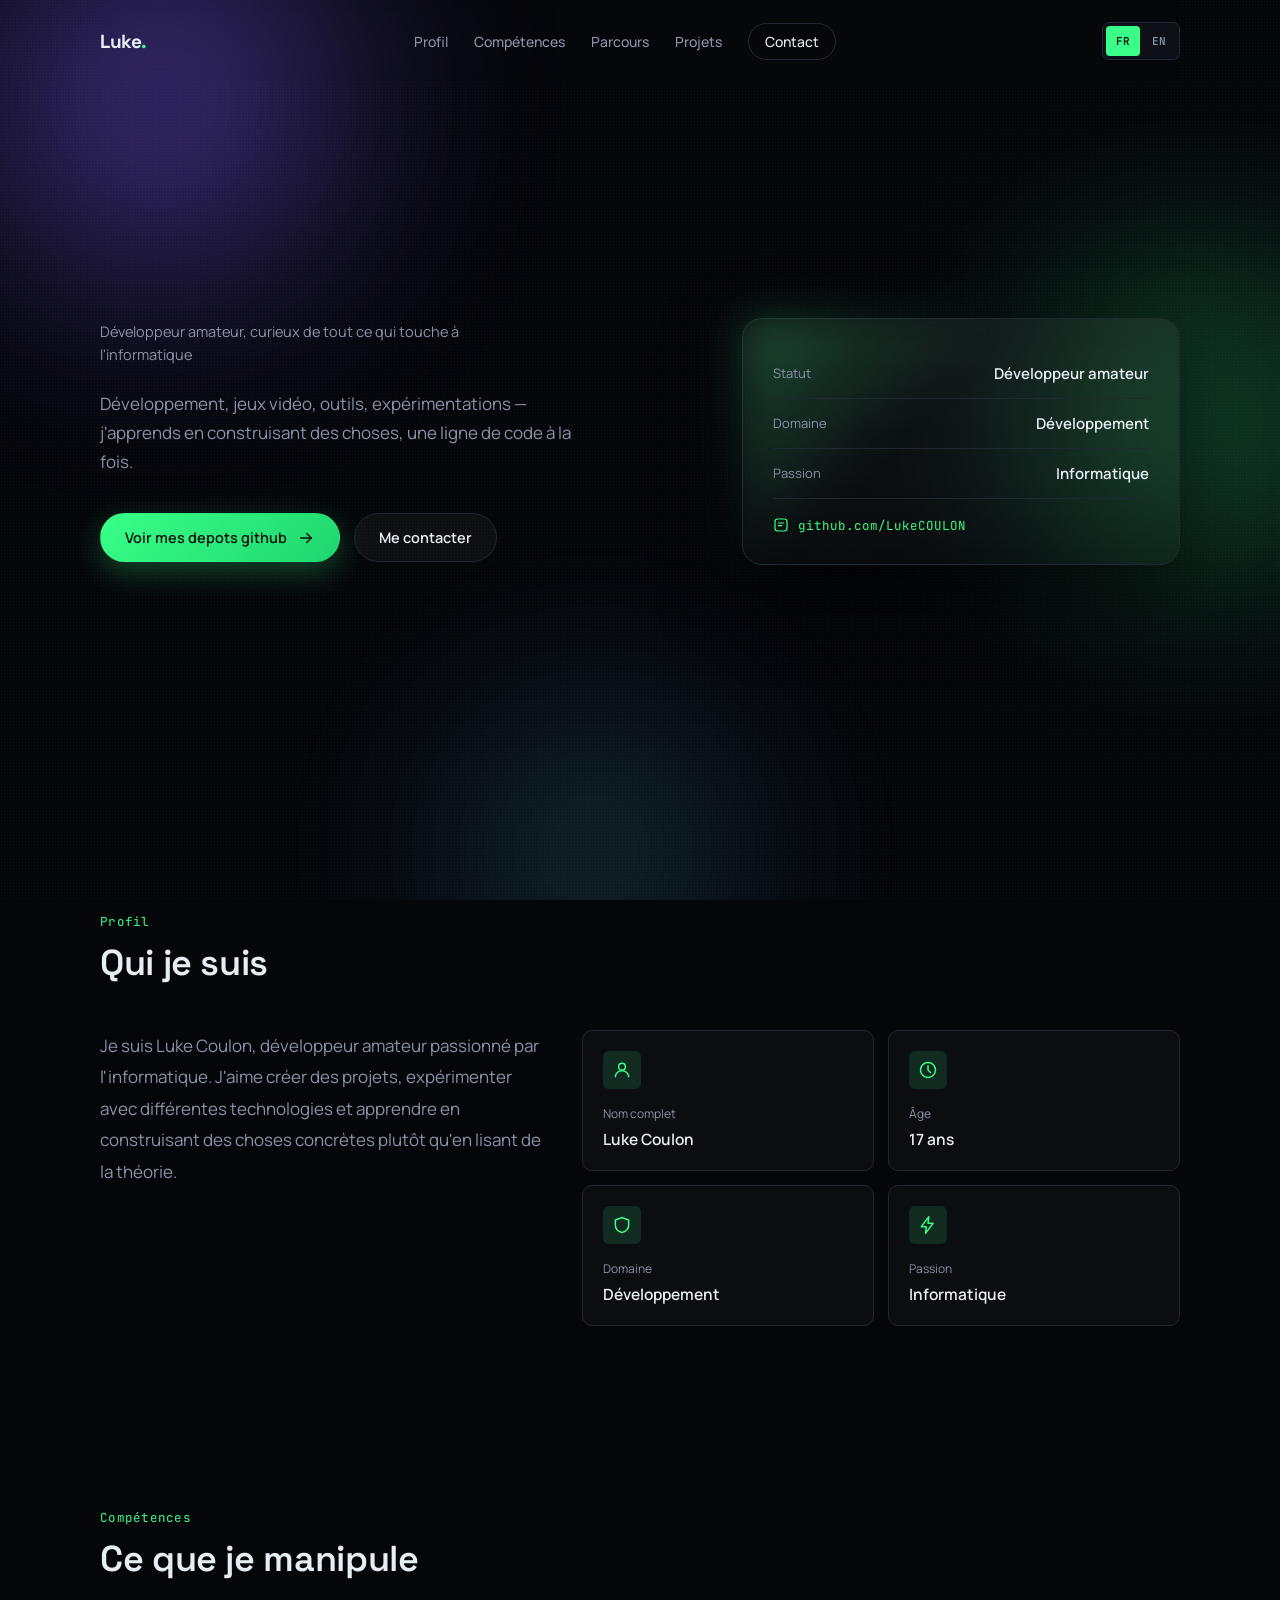
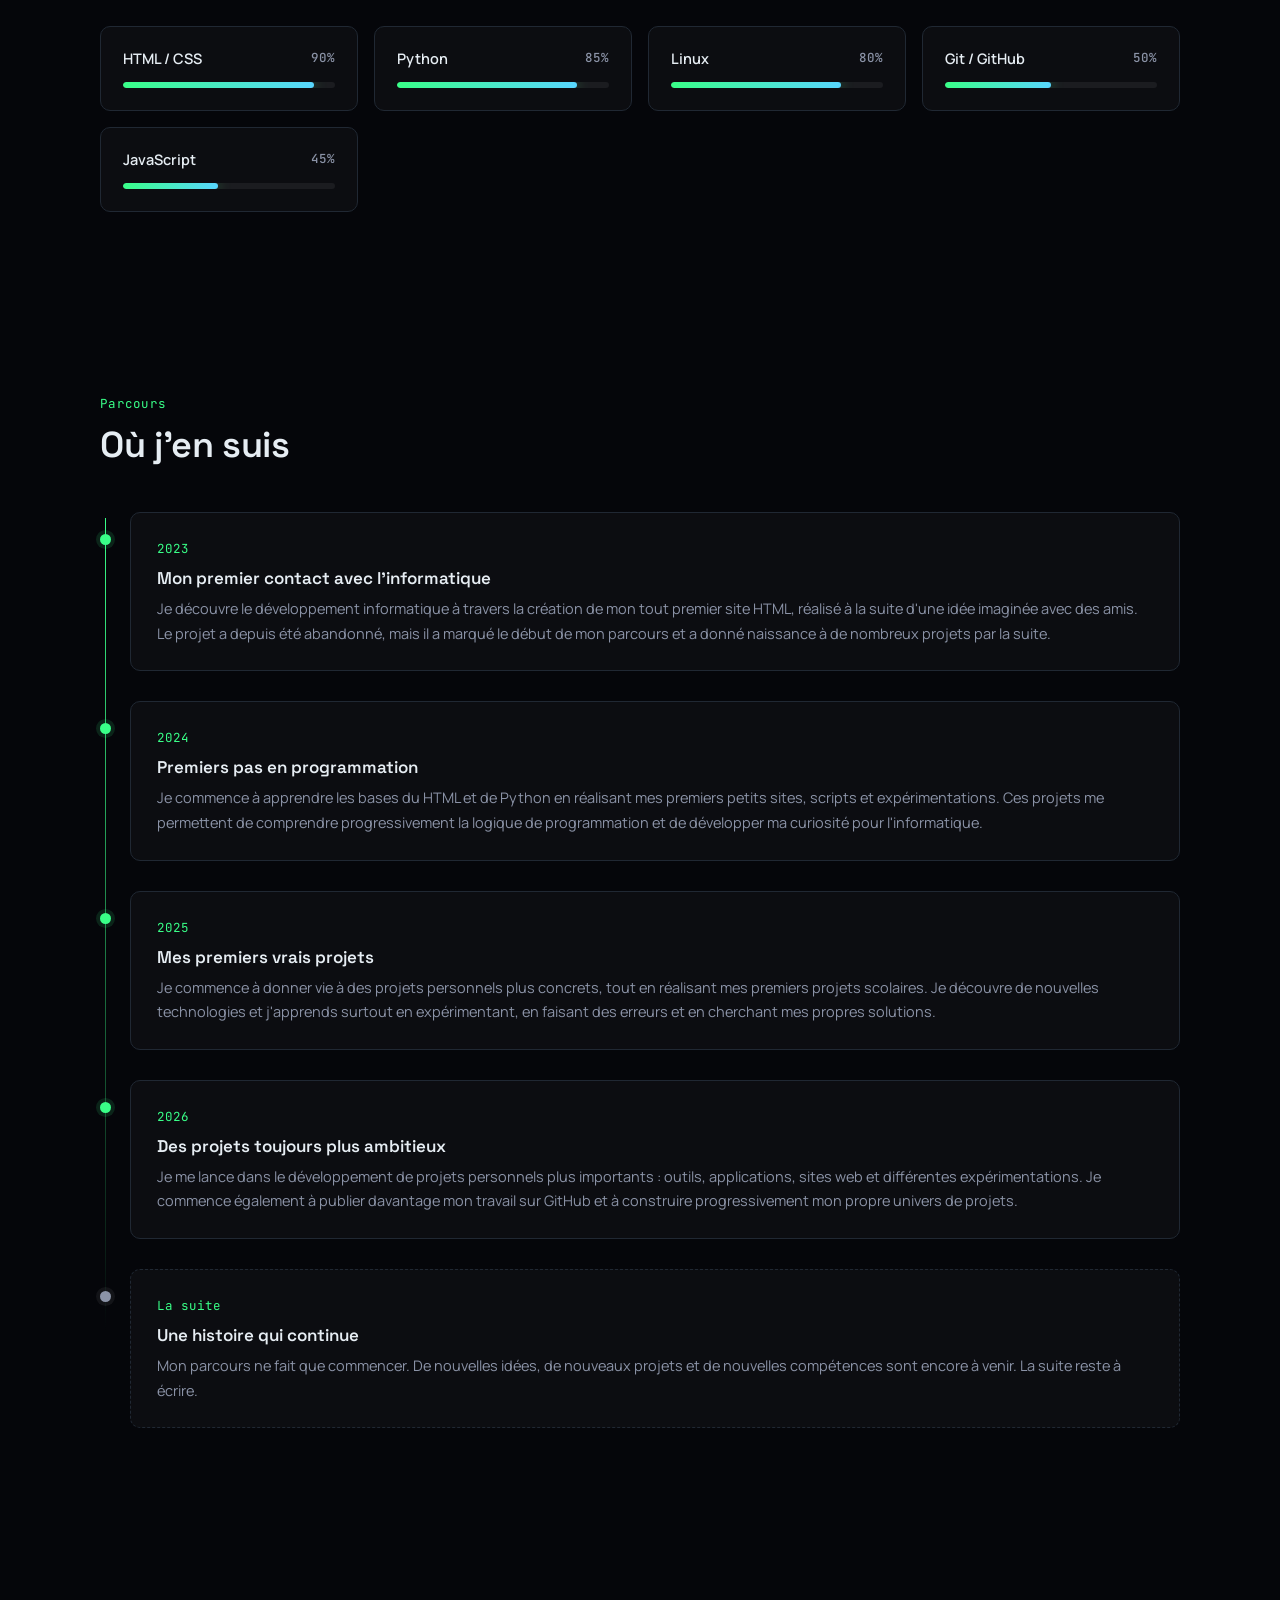
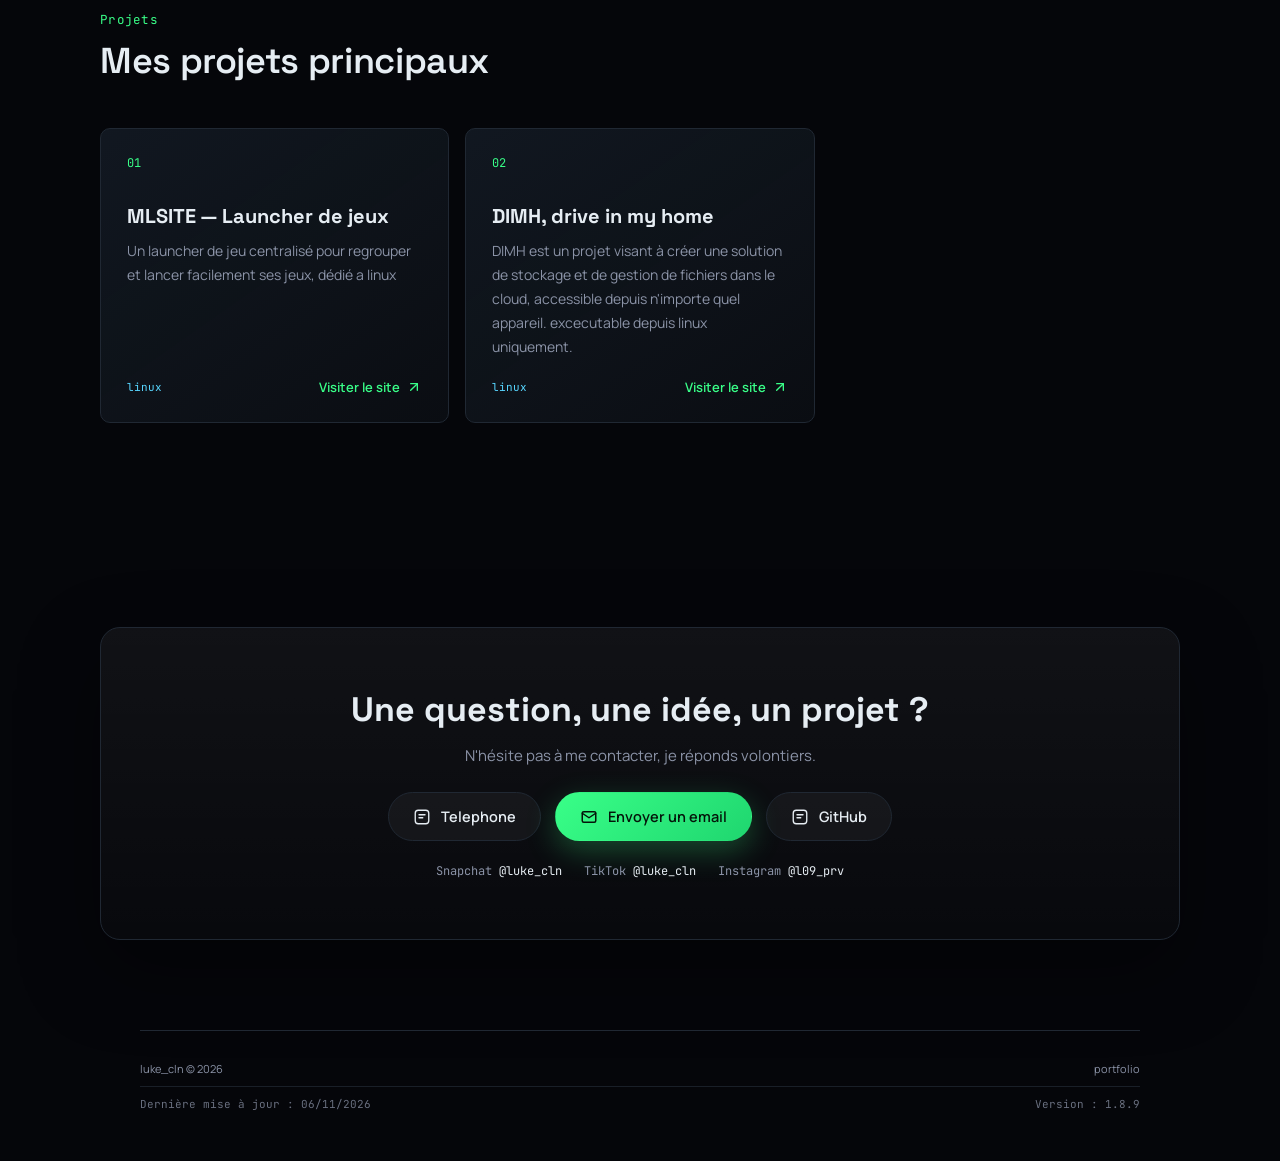
<file: index.html>
<!DOCTYPE html>
<html lang="fr">
<head>
<meta charset="UTF-8">
<meta name="viewport" content="width=device-width, initial-scale=1.0">
<title>Luke Coulon — Portfolio</title>
<link rel="preconnect" href="https://fonts.googleapis.com">
<link rel="preconnect" href="https://fonts.gstatic.com" crossorigin>
<link href="https://fonts.googleapis.com/css2?family=Space+Grotesk:wght@500;600;700&family=Manrope:wght@400;500;600;700&family=JetBrains+Mono:wght@400;500&display=swap" rel="stylesheet">
<link rel="stylesheet" href="style.css">
</head>
<body class="home">

<div class="bg-orbs" aria-hidden="true">
  <span class="orb orb-a"></span>
  <span class="orb orb-b"></span>
  <span class="orb orb-c"></span>
  <span class="grain"></span>
</div>

<header class="topbar">
  <a href="#top" class="brand">Luke<span>.</span></a>
  <nav class="topnav">
    <a href="#profil">Profil</a>
    <a href="#competences">Compétences</a>
    <a href="#parcours">Parcours</a>
    <a href="#projets-principaux">Projets</a>
    <a href="#contact" class="topnav-cta">Contact</a>
  </nav>
</header>

<main id="top">

  <!-- ================================
       HERO
  ================================= -->
  <section class="hero">
    <div class="hero-content reveal">
      <p class="hero-kicker">Développeur amateur, curieux de tout ce qui touche à l'informatique</p>
      <h1 class="hero-title">
        
      </h1>
      <p class="hero-description">
        Développement, jeux vidéo, outils, expérimentations — j'apprends
        en construisant des choses, une ligne de code à la fois.
      </p>
      <div class="hero-actions">
        <a href="project.html" class="btn btn-primary">
          <span>Voir mes depots github</span>
          <svg viewBox="0 0 24 24" width="18" height="18" fill="none" stroke="currentColor" stroke-width="2" stroke-linecap="round" stroke-linejoin="round"><path d="M5 12h14"/><path d="M13 6l6 6-6 6"/></svg>
        </a>
        <a href="#contact" class="btn btn-ghost">Me contacter</a>
      </div>
    </div>

    <div class="hero-card tilt">
      <div class="hero-card-glow"></div>
      <div class="hero-card-row">
        <span class="hero-card-label">Statut</span>
        <strong>Développeur amateur</strong>
      </div>
      <div class="hero-card-row">
        <span class="hero-card-label">Domaine</span>
        <strong>Développement</strong>
      </div>
      <div class="hero-card-row">
        <span class="hero-card-label">Passion</span>
        <strong>Informatique</strong>
      </div>
      <a href="https://github.com/LukeCOULON" target="_blank" rel="noopener" class="hero-card-github">
        <svg viewBox="0 0 24 24" width="16" height="16" fill="none" stroke="currentColor" stroke-width="1.8"><rect x="3" y="3" width="18" height="18" rx="4"/><path d="M8 9h8M8 13h5" stroke-linecap="round"/></svg>
        github.com/LukeCOULON
      </a>
    </div>
  </section>

  <!-- ================================
       PROFIL
  ================================= -->
  <section class="section" id="profil">
    <div class="section-head">
      <span class="section-index">Profil</span>
      <h2>Qui je suis</h2>
    </div>

    <div class="about-grid">
      <p class="about-text">
        Je suis Luke Coulon, développeur amateur passionné par l'informatique.
        J'aime créer des projets, expérimenter avec différentes technologies
        et apprendre en construisant des choses concrètes plutôt qu'en
        lisant de la théorie.
      </p>

      <div class="info-grid">
        <div class="info-card tilt">
          <div class="info-icon">
            <svg viewBox="0 0 24 24" width="20" height="20" fill="none" stroke="currentColor" stroke-width="1.8"><circle cx="12" cy="8" r="4"/><path d="M4 20c0-4 3.6-7 8-7s8 3 8 7" stroke-linecap="round"/></svg>
          </div>
          <span class="info-label">Nom complet</span>
          <strong>Luke Coulon</strong>
        </div>

        <div class="info-card tilt">
          <div class="info-icon">
            <svg viewBox="0 0 24 24" width="20" height="20" fill="none" stroke="currentColor" stroke-width="1.8"><circle cx="12" cy="12" r="9"/><path d="M12 7v5l3 3" stroke-linecap="round"/></svg>
          </div>
          <span class="info-label">Âge</span>
          <strong>17 ans</strong>
        </div>

        <div class="info-card tilt">
          <div class="info-icon">
            <svg viewBox="0 0 24 24" width="20" height="20" fill="none" stroke="currentColor" stroke-width="1.8"><path d="M4 6l8-3 8 3v6c0 5-3.5 8-8 9-4.5-1-8-4-8-9V6z"/></svg>
          </div>
          <span class="info-label">Domaine</span>
          <strong>Développement</strong>
        </div>

        <div class="info-card tilt">
          <div class="info-icon">
            <svg viewBox="0 0 24 24" width="20" height="20" fill="none" stroke="currentColor" stroke-width="1.8"><path d="M13 2 4 14h6l-1 8 9-12h-6l1-8z" stroke-linejoin="round"/></svg>
          </div>
          <span class="info-label">Passion</span>
          <strong>Informatique</strong>
        </div>
      </div>
    </div>
  </section>

  <!-- ================================
       COMPETENCES
  ================================= -->
  <section class="section" id="competences">
    <div class="section-head">
      <span class="section-index">Compétences</span>
      <h2>Ce que je manipule</h2>
    </div>

    <div class="skills-grid">

      <div class="skill-card tilt" data-level="90">
        <div class="skill-top">
          <span>HTML / CSS</span>
          <span class="skill-percent">90%</span>
        </div>
        <div class="skill-track"><i style="--level:90%"></i></div>
      </div>

      <div class="skill-card tilt" data-level="85">
        <div class="skill-top">
          <span>Python</span>
          <span class="skill-percent">85%</span>
        </div>
        <div class="skill-track"><i style="--level:85%"></i></div>
      </div>

      <div class="skill-card tilt" data-level="80">
        <div class="skill-top">
          <span>Linux</span>
          <span class="skill-percent">80%</span>
        </div>
        <div class="skill-track"><i style="--level:80%"></i></div>
      </div>

  
      <div class="skill-card tilt" data-level="50">
        <div class="skill-top">
          <span>Git / GitHub</span>
          <span class="skill-percent">50%</span>
        </div>
        <div class="skill-track"><i style="--level:50%"></i></div>
      </div>

      <div class="skill-card tilt" data-level="45">
        <div class="skill-top">
          <span>JavaScript</span>
          <span class="skill-percent">45%</span>
        </div>
        <div class="skill-track"><i style="--level:45%"></i></div>
      </div>

    </div>
  </section>

  <!-- ================================
       PARCOURS
  ================================= -->
  <section class="section" id="parcours">
    <div class="section-head">
      <span class="section-index">Parcours</span>
      <h2>Où j'en suis</h2>
    </div>

    <div class="timeline">

        <div class="timeline-item">
          <div class="timeline-marker"></div>
          <div class="timeline-card tilt">
            <span class="timeline-date">2023</span>
            <h3>Mon premier contact avec l'informatique</h3>
            <p>
              Je découvre le développement informatique à travers la création de mon tout premier site HTML,
              réalisé à la suite d'une idée imaginée avec des amis. Le projet a depuis été abandonné,
              mais il a marqué le début de mon parcours et a donné naissance à de nombreux projets par la suite.
            </p>
          </div>
        </div>

        <div class="timeline-item">
          <div class="timeline-marker"></div>
          <div class="timeline-card tilt">
            <span class="timeline-date">2024</span>
            <h3>Premiers pas en programmation</h3>
            <p>
              Je commence à apprendre les bases du HTML et de Python en réalisant mes premiers petits sites,
              scripts et expérimentations. Ces projets me permettent de comprendre progressivement la logique
              de programmation et de développer ma curiosité pour l'informatique.
            </p>
          </div>
        </div>

        <div class="timeline-item">
          <div class="timeline-marker"></div>
          <div class="timeline-card tilt">
            <span class="timeline-date">2025</span>
            <h3>Mes premiers vrais projets</h3>
            <p>
              Je commence à donner vie à des projets personnels plus concrets, tout en réalisant mes premiers
              projets scolaires. Je découvre de nouvelles technologies et j'apprends surtout en expérimentant,
              en faisant des erreurs et en cherchant mes propres solutions.
            </p>
          </div>
        </div>

        <div class="timeline-item">
          <div class="timeline-marker"></div>
          <div class="timeline-card tilt">
            <span class="timeline-date">2026</span>
            <h3>Des projets toujours plus ambitieux</h3>
            <p>
              Je me lance dans le développement de projets personnels plus importants : outils, applications,
              sites web et différentes expérimentations. Je commence également à publier davantage mon travail
              sur GitHub et à construire progressivement mon propre univers de projets.
            </p>
          </div>
        </div>

        <div class="timeline-item">
          <div class="timeline-marker timeline-marker-open"></div>
          <div class="timeline-card timeline-card-open tilt">
            <span class="timeline-date">La suite</span>
            <h3>Une histoire qui continue</h3>
            <p>
              Mon parcours ne fait que commencer. De nouvelles idées, de nouveaux projets et de nouvelles
              compétences sont encore à venir. La suite reste à écrire.
            </p>
          </div>
        </div>

  </div>
    </div>
  </section>

  <!-- ================================
       PROJETS PRINCIPAUX
  ================================= -->
  <section class="section" id="projets-principaux">
    <div class="section-head">
      <span class="section-index">Projets</span>
      <h2>Mes projets principaux</h2>
    </div>

    <div class="featured-projects">
      <article class="featured-project tilt">
        <span class="featured-project-number">01</span>
        <h3>MLSITE — Launcher de jeux</h3>
        <p>Un launcher de jeu centralisé pour regrouper et lancer facilement ses jeux, dédié a linux</p>
        <div class="featured-project-footer">
          <span class="featured-project-tag">linux </span>
          <a href="https://lukecoulon.github.io/MLSITE/" target="_blank" rel="noopener" class="featured-project-link">
            Visiter le site
            <svg viewBox="0 0 24 24" width="16" height="16" fill="none" stroke="currentColor" stroke-width="2" stroke-linecap="round" stroke-linejoin="round" aria-hidden="true"><path d="M7 17 17 7"/><path d="M7 7h10v10"/></svg>
          </a>
        </div>
      </article>

      <article class="featured-project tilt">
        <span class="featured-project-number">02</span>
        <h3>DIMH, drive in my home</h3>
        <p>DIMH est un projet visant à créer une solution de stockage et de gestion de fichiers dans le cloud, accessible depuis n'importe quel appareil. excecutable depuis linux uniquement.</p>
        <div class="featured-project-footer">
          <span class="featured-project-tag">linux</span>
          <a href="https://github.com/LukeCOULON/DIMH" target="_blank" rel="noopener" class="featured-project-link">
            Visiter le site
            <svg viewBox="0 0 24 24" width="16" height="16" fill="none" stroke="currentColor" stroke-width="2" stroke-linecap="round" stroke-linejoin="round" aria-hidden="true"><path d="M7 17 17 7"/><path d="M7 7h10v10"/></svg>
          </a>
        </div>
      </article>


<!-- 
    <a href="prin_project.html" class="projects-more-link">
      <span>Découvrir mes projets personnels</span>
      <svg viewBox="0 0 24 24" width="18" height="18" fill="none" stroke="currentColor" stroke-width="2" stroke-linecap="round" stroke-linejoin="round"><path d="M5 12h14"/><path d="M13 6l6 6-6 6"/></svg>
    </a>
-->
  </section>

  <!-- ================================
       CONTACT
  ================================= -->
  <section class="section" id="contact">
    <div class="contact-card">
      <h2>Une question, une idée, un projet ?</h2>
      <p>N'hésite pas à me contacter, je réponds volontiers.</p>
      <div class="contact-actions">
        <a href="tel:+33647111452" target="_blank" rel="noopener" class="btn btn-ghost">
          <svg viewBox="0 0 24 24" width="18" height="18" fill="none" stroke="currentColor" stroke-width="1.8"><rect x="3" y="3" width="18" height="18" rx="4"/><path d="M8 9h8M8 13h5" stroke-linecap="round"/></svg>
          <span>Telephone</span>
        </a>
        <a href="mailto:lukecoulon@gmail.com" class="btn btn-primary">
          <svg viewBox="0 0 24 24" width="18" height="18" fill="none" stroke="currentColor" stroke-width="2"><rect x="3" y="5" width="18" height="14" rx="2"/><path d="M3 7l9 6 9-6" stroke-linecap="round" stroke-linejoin="round"/></svg>
          <span>Envoyer un email</span>
        </a>
        <a href="https://github.com/LukeCOULON" target="_blank" rel="noopener" class="btn btn-ghost">
          <svg viewBox="0 0 24 24" width="18" height="18" fill="none" stroke="currentColor" stroke-width="1.8"><rect x="3" y="3" width="18" height="18" rx="4"/><path d="M8 9h8M8 13h5" stroke-linecap="round"/></svg>
          <span>GitHub</span>
        </a>
      </div>
      <nav class="social-links" aria-label="Mes réseaux sociaux">
        <a href="https://www.snapchat.com/add/luke_cln" target="_blank" rel="noopener" aria-label="Snapchat : luke_cln">Snapchat <span>@luke_cln</span></a>
        <a href="https://www.tiktok.com/@luke_cln" target="_blank" rel="noopener" aria-label="TikTok : luke_cln">TikTok <span>@luke_cln</span></a>
        <a href="https://www.instagram.com/l09_prv/" target="_blank" rel="noopener" aria-label="Instagram : l09_prv">Instagram <span>@l09_prv</span></a>
      </nav>
    </div>
  </section>

</main>

<footer>
  <div class="footer-row">
    <span>luke_cln © 2026</span>
    <span>portfolio</span>
  </div>
  <div class="footer-meta">
    <span>Dernière mise à jour : 06/11/2026</span>
    <span>Version : 1.8.9</span>
  </div>
</footer>

<script src="i18n.js"></script>
<script>

/* ==========================================
   PARALLAXE DES ORBES (profondeur)
========================================== */

const orbs = document.querySelectorAll(".orb");
const reduceMotion = window.matchMedia("(prefers-reduced-motion: reduce)").matches;

if (!reduceMotion) {

  window.addEventListener("pointermove", (event) => {

    const x = (event.clientX / window.innerWidth - 0.5);
    const y = (event.clientY / window.innerHeight - 0.5);

    orbs.forEach((orb, index) => {
      const depth = (index + 1) * 14;
      orb.style.transform = `translate(${x * depth}px, ${y * depth}px)`;
    });

  });

}


/* ==========================================
   INCLINAISON 3D + AGRANDISSEMENT DES CARTES
========================================== */

if (!reduceMotion) {

  document.querySelectorAll(".tilt").forEach((card) => {

    card.addEventListener("pointermove", (event) => {

      const rect = card.getBoundingClientRect();
      const x = (event.clientX - rect.left) / rect.width - 0.5;
      const y = (event.clientY - rect.top) / rect.height - 0.5;

      card.style.transform =
        `perspective(700px) rotateX(${y * -8}deg) rotateY(${x * 8}deg) scale(1.02)`;

    });

    card.addEventListener("pointerleave", () => {
      card.style.transform = "";
    });

  });

}


/* ==========================================
   ANIMATION DES BARRES DE COMPETENCES
   (déclenchée à l'entrée dans le viewport)
========================================== */

const skillObserver = new IntersectionObserver((entries) => {

  entries.forEach((entry) => {

    if (entry.isIntersecting) {

      const bar = entry.target.querySelector(".skill-track i");

      if (bar) {
        bar.style.width = bar.style.getPropertyValue("--level");
      }

      skillObserver.unobserve(entry.target);

    }

  });

}, { threshold: 0.4 });

document.querySelectorAll(".skill-card").forEach((card) => {
  skillObserver.observe(card);
});

</script>

</body>
</html>
</file>
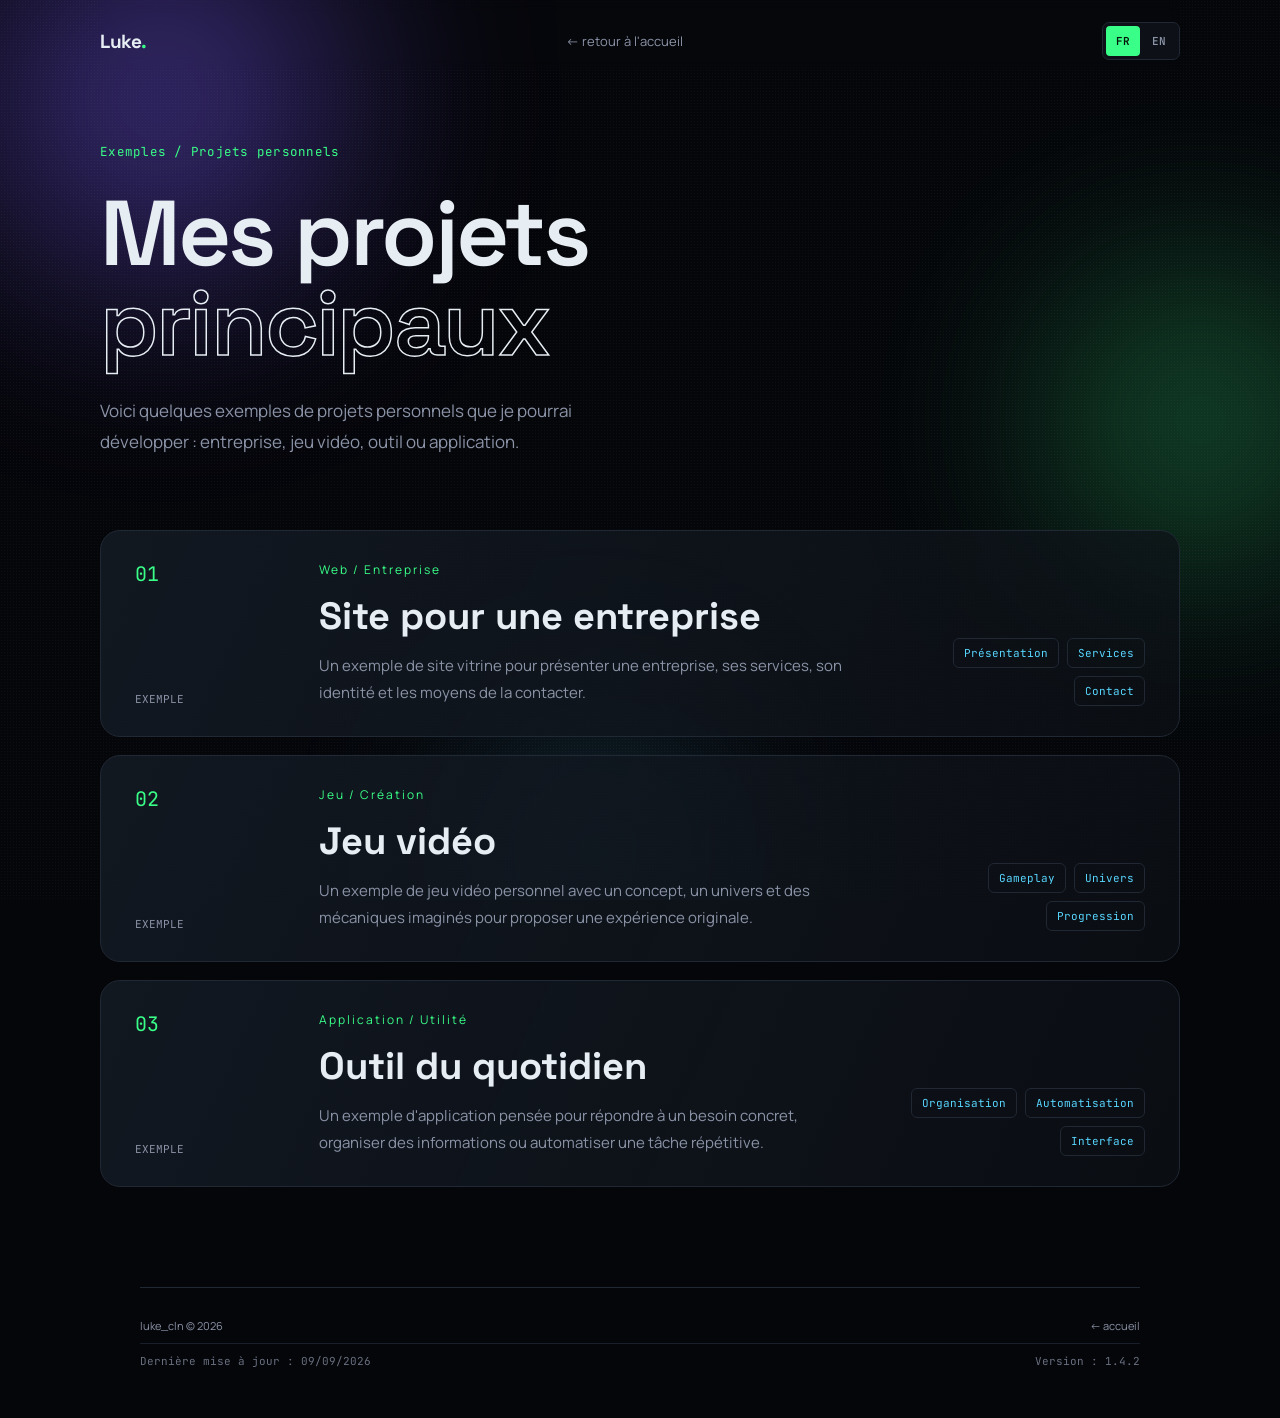
<file: prin_project.html>
<!DOCTYPE html>
<html lang="fr">
<head>
<meta charset="UTF-8">
<meta name="viewport" content="width=device-width, initial-scale=1.0">
<title>Mes projets personnels — Luke Coulon</title>
<link rel="preconnect" href="https://fonts.googleapis.com">
<link rel="preconnect" href="https://fonts.gstatic.com" crossorigin>
<link href="https://fonts.googleapis.com/css2?family=Space+Grotesk:wght@500;600;700&family=Manrope:wght@400;500;600;700&family=JetBrains+Mono:wght@400;500&display=swap" rel="stylesheet">
<link rel="stylesheet" href="style.css">
</head>
<body class="home projects-page">

<div class="bg-orbs" aria-hidden="true">
  <span class="orb orb-a"></span>
  <span class="orb orb-b"></span>
  <span class="orb orb-c"></span>
  <span class="grain"></span>
</div>

<header class="topbar">
  <a href="index.html" class="brand">Luke<span>.</span></a>
  <a href="index.html" class="back-link">← retour à l'accueil</a>
</header>

<main class="projects-page-main">
  <section class="projects-page-intro reveal">
    <span class="section-index">Exemples / Projets personnels</span>
    <h1>Mes projets<br><span>principaux</span></h1>
    <p>Voici quelques exemples de projets personnels que je pourrai développer : entreprise, jeu vidéo, outil ou application.</p>
  </section>

  <section class="personal-project-list" aria-label="Présentation de mes projets personnels">
    <article class="personal-project tilt">
      <div class="personal-project-meta"><span>01</span><span>Exemple</span></div>
      <div class="personal-project-content">
        <div>
          <span class="hero-label">Web / Entreprise</span>
          <h2>Site pour une entreprise</h2>
          <p>Un exemple de site vitrine pour présenter une entreprise, ses services, son identité et les moyens de la contacter.</p>
        </div>
        <div class="project-tech-list"><span>Présentation</span><span>Services</span><span>Contact</span></div>
      </div>
    </article>

    <article class="personal-project tilt">
      <div class="personal-project-meta"><span>02</span><span>Exemple</span></div>
      <div class="personal-project-content">
        <div>
          <span class="hero-label">Jeu / Création</span>
          <h2>Jeu vidéo</h2>
          <p>Un exemple de jeu vidéo personnel avec un concept, un univers et des mécaniques imaginés pour proposer une expérience originale.</p>
        </div>
        <div class="project-tech-list"><span>Gameplay</span><span>Univers</span><span>Progression</span></div>
      </div>
    </article>

    <article class="personal-project tilt">
      <div class="personal-project-meta"><span>03</span><span>Exemple</span></div>
      <div class="personal-project-content">
        <div>
          <span class="hero-label">Application / Utilité</span>
          <h2>Outil du quotidien</h2>
          <p>Un exemple d'application pensée pour répondre à un besoin concret, organiser des informations ou automatiser une tâche répétitive.</p>
        </div>
        <div class="project-tech-list"><span>Organisation</span><span>Automatisation</span><span>Interface</span></div>
      </div>
    </article>
  </section>
</main>

<footer>
  <div class="footer-row">
    <span>luke_cln © 2026</span>
    <a href="index.html">← accueil</a>
  </div>
  <div class="footer-meta">
    <span>Dernière mise à jour : 09/09/2026</span>
    <span>Version : 1.4.2</span>
  </div>
</footer>

<script src="i18n.js"></script>
<script>
const reduceMotion = window.matchMedia("(prefers-reduced-motion: reduce)").matches;

if (!reduceMotion) {
  document.querySelectorAll(".tilt").forEach((card) => {
    card.addEventListener("pointermove", (event) => {
      const rect = card.getBoundingClientRect();
      const x = (event.clientX - rect.left) / rect.width - 0.5;
      const y = (event.clientY - rect.top) / rect.height - 0.5;
      card.style.transform = `perspective(700px) rotateX(${y * -6}deg) rotateY(${x * 6}deg) translateY(-3px)`;
    });
    card.addEventListener("pointerleave", () => { card.style.transform = ""; });
  });
}
</script>
</body>
</html>
</file>
<file: style.css>
/* =====================================================
   TOKENS
   - le monospace reste la signature de la partie "dev"
     (project.html) : body par défaut = mono.
   - la page d'accueil (body.home) bascule sur les polices
     d'affichage/texte, le mono n'y sert plus qu'à quelques
     détails ponctuels (aperçu terminal).
===================================================== */

* {
  box-sizing: border-box;
}

:root {
  --bg: #05060a;
  --panel: #0d1117;
  --panel-light: #131a23;
  --border: #202833;
  --border-hover: #34424f;

  --text: #e6edf3;
  --muted: #8b93a7;
  --green: #39ff88;
  --green-dim: rgba(57, 255, 136, 0.12);
  --violet: #7c5cff;
  --violet-dim: rgba(124, 92, 255, 0.16);
  --cyan: #58d6ff;
  --red: #ff5f56;

  --radius: 10px;
  --radius-sm: 6px;
  --radius-lg: 20px;

  --mono: "JetBrains Mono", "Fira Code", ui-monospace, SFMono-Regular, Menlo, monospace;
  --font-body: "Manrope", -apple-system, BlinkMacSystemFont, "Segoe UI", sans-serif;
  --font-display: "Space Grotesk", var(--font-body);
}

html {
  scroll-behavior: smooth;
}

body {
  margin: 0;
  background: var(--bg);
  color: var(--text);
  font-family: var(--mono);
  font-size: 15px;
  min-height: 100vh;
}

a {
  color: inherit;
}

::selection {
  background: var(--green-dim);
  color: var(--green);
}

a:focus-visible,
button:focus-visible,
input:focus-visible {
  outline: 2px solid var(--green);
  outline-offset: 2px;
}

@media (prefers-reduced-motion: reduce) {
  * {
    animation-duration: 0.001ms !important;
    transition-duration: 0.001ms !important;
  }
}

/* =====================================================
   BOUTONS (partagés)
===================================================== */

.btn {
  display: inline-flex;
  align-items: center;
  gap: 10px;
  padding: 14px 24px;
  border-radius: 999px;
  font-family: var(--font-body);
  font-weight: 600;
  font-size: 14.5px;
  text-decoration: none;
  cursor: pointer;
  border: 1px solid transparent;
  transition: transform 0.25s cubic-bezier(.2,.8,.2,1), box-shadow 0.25s ease, background 0.25s ease, border-color 0.25s ease;
}

.btn:hover {
  transform: translateY(-2px) scale(1.03);
}

.btn-primary {
  background: linear-gradient(135deg, var(--green), #1fd66f);
  color: #04150a;
  box-shadow: 0 10px 30px rgba(57, 255, 136, 0.25);
}

.btn-primary:hover {
  box-shadow: 0 16px 40px rgba(57, 255, 136, 0.35);
}

.btn-ghost {
  background: rgba(255, 255, 255, 0.04);
  border-color: var(--border);
  color: var(--text);
}

.btn-ghost:hover {
  border-color: var(--border-hover);
  background: rgba(255, 255, 255, 0.07);
}

/* =====================================================
   FOOTER (partagé)
===================================================== */

footer {
  border-top: 1px solid var(--border);
  padding: 22px min(1000px, 92%) 40px;
  max-width: 1000px;
  margin: 0 auto;
  display: flex;
  flex-direction: column;
  gap: 10px;
  color: var(--muted);
  font-size: 11px;
}

body.home footer {
  padding: 30px 0 50px;
  width: min(1080px, 90%);
  font-family: var(--font-body);
}

footer .footer-row {
  display: flex;
  justify-content: space-between;
}

footer .footer-meta {
  display: flex;
  justify-content: space-between;
  padding-top: 10px;
  border-top: 1px solid var(--border);
  opacity: 0.75;
  font-family: var(--mono);
}

footer a {
  color: var(--muted);
  text-decoration: none;
}

footer a:hover {
  color: var(--green);
}

@media (max-width: 520px) {
  footer .footer-meta {
    flex-direction: column;
    gap: 4px;
  }
}


/* =========================================================
   =========================================================
   PARTIE ACCUEIL — body.home
   Univers "portfolio" : profondeur, verre, cartes vivantes.
   =========================================================
   ========================================================= */

body.home {
  font-family: var(--font-body);
  overflow-x: hidden;
}

body.home h1,
body.home h2,
body.home h3,
body.home .brand {
  font-family: var(--font-display);
}

/* ---------- fond en profondeur ---------- */

.bg-orbs {
  position: fixed;
  inset: 0;
  z-index: -1;
  overflow: hidden;
  pointer-events: none;
}

.orb {
  position: absolute;
  border-radius: 50%;
  filter: blur(90px);
  opacity: 0.55;
  transition: transform 0.2s ease-out;
  will-change: transform;
}

.orb-a {
  width: 560px;
  height: 560px;
  top: -180px;
  left: -120px;
  background: radial-gradient(circle, var(--violet), transparent 70%);
}

.orb-b {
  width: 480px;
  height: 480px;
  top: 20%;
  right: -160px;
  background: radial-gradient(circle, var(--green), transparent 70%);
  opacity: 0.35;
}

.orb-c {
  width: 420px;
  height: 420px;
  bottom: -160px;
  left: 30%;
  background: radial-gradient(circle, var(--cyan), transparent 70%);
  opacity: 0.22;
}

.grain {
  position: absolute;
  inset: 0;
  background-image: radial-gradient(rgba(255,255,255,0.035) 1px, transparent 1px);
  background-size: 3px 3px;
  mix-blend-mode: overlay;
}

/* ---------- topbar ---------- */

.topbar {
  position: sticky;
  top: 0;
  z-index: 20;
  display: flex;
  align-items: center;
  justify-content: space-between;
  width: min(1080px, 90%);
  margin: 0 auto;
  padding: 22px 0;
  backdrop-filter: blur(6px);
}

.language-switch {
  display: inline-flex;
  flex: 0 0 auto;
  align-items: center;
  gap: 2px;
  padding: 3px;
  border: 1px solid var(--border);
  border-radius: 7px;
  background: var(--panel);
}

.language-switch-floating {
  position: fixed;
  top: 18px;
  right: max(5%, 18px);
  z-index: 30;
}

.language-switch button {
  min-width: 34px;
  min-height: 30px;
  padding: 0 7px;
  border: 0;
  border-radius: 4px;
  background: transparent;
  color: var(--muted);
  font: 600 11px var(--mono);
  cursor: pointer;
}

.language-switch button.active {
  background: var(--green);
  color: #04150a;
}

.language-switch button:focus-visible {
  outline-offset: 2px;
}

.brand {
  font-weight: 700;
  font-size: 19px;
  text-decoration: none;
  color: var(--text);
  letter-spacing: -0.02em;
}

.brand span {
  color: var(--green);
}

.topnav {
  display: flex;
  align-items: center;
  gap: 26px;
}

.topnav a {
  text-decoration: none;
  color: var(--muted);
  font-size: 14px;
  font-weight: 500;
  transition: color 0.2s ease;
}

.topnav a:hover {
  color: var(--text);
}

.topnav-cta {
  padding: 8px 16px;
  border-radius: 999px;
  border: 1px solid var(--border);
  color: var(--text) !important;
}

.topnav-cta:hover {
  border-color: var(--green);
  color: var(--green) !important;
}

/* ---------- hero ---------- */

.hero {
  width: min(1080px, 90%);
  margin: 0 auto;
  min-height: 82vh;
  display: grid;
  grid-template-columns: 1.15fr 0.85fr;
  align-items: center;
  gap: 50px;
  padding: 40px 0 60px;
}

.hero-content.reveal {
  animation: rise 0.8s cubic-bezier(.2,.8,.2,1) both;
}

@keyframes rise {
  from { opacity: 0; transform: translateY(22px); }
  to { opacity: 1; transform: translateY(0); }
}

.hero-kicker {
  color: var(--muted);
  font-size: 14.5px;
  margin: 0 0 22px;
  max-width: 360px;
  line-height: 1.6;
}

.hero-title {
  font-size: clamp(38px, 5vw, 60px);
  line-height: 1.08;
  font-weight: 600;
  letter-spacing: -0.02em;
  margin: 0 0 24px;
}

.hero-highlight {
  background: linear-gradient(100deg, var(--green), var(--cyan));
  -webkit-background-clip: text;
  background-clip: text;
  color: transparent;
}

.hero-description {
  color: var(--muted);
  font-size: 17px;
  line-height: 1.7;
  max-width: 480px;
  margin: 0 0 36px;
}

.hero-actions {
  display: flex;
  gap: 14px;
  flex-wrap: wrap;
}

.hero-card {
  position: relative;
  background: linear-gradient(180deg, rgba(255,255,255,0.05), rgba(255,255,255,0.02));
  border: 1px solid var(--border);
  border-radius: var(--radius-lg);
  padding: 30px;
  backdrop-filter: blur(14px);
  box-shadow: 0 30px 80px rgba(0,0,0,0.5);
  transform-style: preserve-3d;
  transition: transform 0.25s cubic-bezier(.2,.8,.2,1);
}

.hero-card-glow {
  position: absolute;
  inset: -1px;
  border-radius: inherit;
  background: linear-gradient(135deg, rgba(57,255,136,0.25), transparent 40%);
  z-index: -1;
  filter: blur(20px);
}

.hero-card-row {
  display: flex;
  justify-content: space-between;
  align-items: center;
  padding: 14px 0;
  border-bottom: 1px solid var(--border);
}

.hero-card-row:first-of-type {
  padding-top: 0;
}

.hero-card-label {
  color: var(--muted);
  font-size: 13px;
}

.hero-card-row strong {
  font-size: 15px;
  font-weight: 600;
}

.hero-card-github {
  display: flex;
  align-items: center;
  gap: 9px;
  margin-top: 18px;
  color: var(--green);
  text-decoration: none;
  font-family: var(--mono);
  font-size: 12.5px;
}

.hero-card-github:hover {
  text-decoration: underline;
}

/* ---------- sections génériques ---------- */

.section {
  width: min(1080px, 90%);
  margin: 0 auto;
  padding: 90px 0;
}

.section-head {
  margin-bottom: 44px;
}

.section-index {
  display: inline-block;
  color: var(--green);
  font-family: var(--mono);
  font-size: 12.5px;
  letter-spacing: 0.02em;
  margin-bottom: 10px;
}

.section-head h2 {
  font-size: clamp(26px, 3.2vw, 36px);
  font-weight: 600;
  margin: 0;
  letter-spacing: -0.01em;
}

/* ---------- profil ---------- */

.about-grid {
  display: grid;
  grid-template-columns: 0.85fr 1.15fr;
  gap: 40px;
  align-items: start;
}

.about-text {
  color: var(--muted);
  font-size: 17px;
  line-height: 1.85;
  margin: 0;
}

.info-grid {
  display: grid;
  grid-template-columns: repeat(2, 1fr);
  gap: 14px;
}

.info-card {
  background: rgba(255,255,255,0.03);
  border: 1px solid var(--border);
  border-radius: var(--radius);
  padding: 20px;
  transition: transform 0.25s cubic-bezier(.2,.8,.2,1), border-color 0.25s ease, background 0.25s ease;
}

.info-card:hover {
  border-color: var(--border-hover);
  background: rgba(255,255,255,0.05);
}

.info-icon {
  color: var(--green);
  width: 38px;
  height: 38px;
  display: flex;
  align-items: center;
  justify-content: center;
  border-radius: var(--radius-sm);
  background: var(--green-dim);
  margin-bottom: 16px;
}

.info-label {
  display: block;
  color: var(--muted);
  font-size: 12px;
  margin-bottom: 6px;
}

.info-card strong {
  font-size: 15.5px;
  font-weight: 600;
}

/* ---------- competences ---------- */

.skills-grid {
  display: grid;
  grid-template-columns: repeat(auto-fit, minmax(230px, 1fr));
  gap: 16px;
}

.skill-card {
  background: rgba(255,255,255,0.03);
  border: 1px solid var(--border);
  border-radius: var(--radius);
  padding: 22px;
  transition: transform 0.25s cubic-bezier(.2,.8,.2,1), border-color 0.25s ease;
}

.skill-card:hover {
  border-color: var(--green);
}

.skill-top {
  display: flex;
  justify-content: space-between;
  font-size: 14.5px;
  font-weight: 600;
  margin-bottom: 14px;
}

.skill-percent {
  color: var(--muted);
  font-weight: 500;
  font-family: var(--mono);
  font-size: 12.5px;
}

.skill-track {
  height: 6px;
  border-radius: 10px;
  background: rgba(255,255,255,0.06);
  overflow: hidden;
}

.skill-track i {
  display: block;
  width: 0%;
  height: 100%;
  border-radius: 10px;
  background: linear-gradient(90deg, var(--green), var(--cyan));
  box-shadow: 0 0 14px rgba(57,255,136,0.45);
  transition: width 1.1s cubic-bezier(.2,.8,.2,1);
}

/* ---------- parcours ---------- */

.timeline {
  position: relative;
  display: flex;
  flex-direction: column;
  gap: 30px;
  padding-left: 30px;
}

.timeline::before {
  content: "";
  position: absolute;
  left: 5px;
  top: 6px;
  bottom: 6px;
  width: 1px;
  background: linear-gradient(var(--green), transparent 90%);
}

.timeline-item {
  position: relative;
}

.timeline-marker {
  position: absolute;
  left: -30px;
  top: 22px;
  width: 11px;
  height: 11px;
  border-radius: 50%;
  background: var(--green);
  box-shadow: 0 0 0 4px var(--green-dim);
}

.timeline-marker-open {
  background: var(--muted);
  box-shadow: 0 0 0 4px rgba(255,255,255,0.06);
}

.timeline-card {
  background: rgba(255,255,255,0.03);
  border: 1px solid var(--border);
  border-radius: var(--radius);
  padding: 24px 26px;
  transition: transform 0.25s cubic-bezier(.2,.8,.2,1), border-color 0.25s ease;
}

.timeline-card:hover {
  border-color: var(--border-hover);
}

.timeline-card-open {
  border-style: dashed;
}

.timeline-date {
  display: inline-block;
  color: var(--green);
  font-family: var(--mono);
  font-size: 12.5px;
  margin-bottom: 10px;
}

.timeline-card h3 {
  margin: 0 0 8px;
  font-size: 17px;
  font-weight: 600;
}

.timeline-card p {
  margin: 0;
  color: var(--muted);
  font-size: 14.5px;
  line-height: 1.7;
}

/* ---------- teaser terminal (porte vers project.html) ---------- */

.terminal-teaser {
  display: block;
  text-decoration: none;
  color: var(--text);
  background: #080b10;
  border: 1px solid var(--border);
  border-radius: var(--radius-lg);
  overflow: hidden;
  box-shadow: 0 30px 80px rgba(0,0,0,0.5);
  transition: transform 0.25s cubic-bezier(.2,.8,.2,1), border-color 0.25s ease;
}

.terminal-teaser:hover {
  border-color: var(--green);
}

.terminal-teaser-window {
  display: flex;
  align-items: center;
  gap: 16px;
  height: 42px;
  padding: 0 18px;
  background: #11161d;
  border-bottom: 1px solid var(--border);
}

.terminal-teaser-buttons {
  display: flex;
  gap: 7px;
}

.terminal-teaser-buttons span {
  width: 10px;
  height: 10px;
  border-radius: 50%;
  display: inline-block;
}

.terminal-teaser-buttons span:nth-child(1) { background: var(--red); }
.terminal-teaser-buttons span:nth-child(2) { background: #ffbd2e; }
.terminal-teaser-buttons span:nth-child(3) { background: #27c93f; }

.terminal-teaser-title {
  font-family: var(--mono);
  font-size: 12.5px;
  color: var(--muted);
}

.terminal-teaser-body {
  padding: 26px 28px 10px;
  font-family: var(--mono);
  font-size: 13.5px;
  line-height: 2;
}

.terminal-teaser-body p {
  margin: 0;
}

.tt-prompt {
  color: var(--green);
  margin-right: 8px;
}

.tt-muted {
  color: var(--muted);
}

.terminal-teaser-footer {
  display: flex;
  align-items: center;
  justify-content: space-between;
  padding: 20px 28px 26px;
  font-family: var(--font-body);
}

.terminal-teaser-footer strong {
  font-size: 16px;
}

/* ---------- contact ---------- */

.contact-card {
  background: linear-gradient(180deg, rgba(255,255,255,0.05), rgba(255,255,255,0.015));
  border: 1px solid var(--border);
  border-radius: var(--radius-lg);
  padding: 60px 50px;
  text-align: center;
  display: flex;
  flex-direction: column;
  align-items: center;
  gap: 14px;
  box-shadow: 0 30px 80px rgba(0,0,0,0.4);
}

.contact-card h2 {
  font-size: clamp(24px, 3.5vw, 34px);
  margin: 0;
  max-width: 640px;
  text-wrap: balance;
}

.contact-card p {
  color: var(--muted);
  margin: 0 0 12px;
}

.contact-actions {
  display: flex;
  gap: 14px;
  flex-wrap: wrap;
  justify-content: center;
}

.social-links {
  display: flex;
  justify-content: center;
  flex-wrap: wrap;
  gap: 10px 22px;
  margin-top: 8px;
}

.social-links a {
  color: var(--muted);
  font-family: var(--mono);
  font-size: 12px;
  text-decoration: none;
  transition: color 0.2s ease;
}

.social-links a span {
  color: var(--text);
}

.social-links a:hover,
.social-links a:hover span {
  color: var(--green);
}

/* ---------- projets principaux ---------- */

.featured-projects {
  display: grid;
  grid-template-columns: repeat(3, 1fr);
  gap: 16px;
  margin-bottom: 24px;
}

.featured-project {
  position: relative;
  min-height: 230px;
  padding: 26px;
  display: flex;
  flex-direction: column;
  align-items: flex-start;
  border: 1px solid var(--border);
  border-radius: var(--radius);
  background: linear-gradient(145deg, rgba(19, 26, 35, 0.9), rgba(13, 17, 23, 0.7));
  transform-style: preserve-3d;
  transition: border-color 0.2s ease, transform 0.25s ease;
}

.featured-project:hover {
  border-color: var(--green);
}

.featured-project-number {
  color: var(--green);
  font-family: var(--mono);
  font-size: 12px;
  margin-bottom: 32px;
}

.featured-project h3 {
  font-size: 20px;
  margin: 0 0 10px;
}

.featured-project p {
  color: var(--muted);
  line-height: 1.7;
  font-size: 14px;
  margin: 0 0 20px;
}

.featured-project-tag {
  color: var(--cyan);
  font-family: var(--mono);
  font-size: 11px;
}

.featured-project-footer {
  width: 100%;
  display: flex;
  align-items: center;
  justify-content: space-between;
  gap: 16px;
  margin-top: auto;
}

.featured-project-link {
  display: inline-flex;
  align-items: center;
  gap: 6px;
  color: var(--green);
  font-size: 13px;
  font-weight: 600;
  text-decoration: none;
  white-space: nowrap;
}

.featured-project-link:hover {
  color: var(--text);
}

.projects-more-link {
  display: inline-flex;
  align-items: center;
  gap: 10px;
  color: var(--green);
  font-size: 14px;
  font-weight: 600;
  text-decoration: none;
  transition: gap 0.2s ease, color 0.2s ease;
}

.projects-more-link:hover {
  gap: 15px;
  color: var(--text);
}

/* ---------- page projets personnels ---------- */

.projects-page .topbar {
  padding-bottom: 10px;
}

.projects-page .back-link {
  margin-bottom: 0;
}

.projects-page-main {
  width: min(1080px, 90%);
  margin: 0 auto;
  padding: 70px 0 100px;
}

.projects-page-intro {
  max-width: 700px;
  margin-bottom: 72px;
}

.projects-page-intro h1 {
  font-size: clamp(46px, 8vw, 92px);
  line-height: 0.98;
  font-weight: 600;
  letter-spacing: -0.03em;
  margin: 18px 0 28px;
}

.projects-page-intro h1 span {
  color: transparent;
  -webkit-text-stroke: 1.5px var(--text);
}

.projects-page-intro p {
  max-width: 560px;
  color: var(--muted);
  font-size: 17px;
  line-height: 1.8;
  margin: 0;
}

.personal-project-list {
  display: grid;
  gap: 18px;
}

.personal-project {
  display: grid;
  grid-template-columns: 150px 1fr;
  gap: 34px;
  padding: 30px 34px;
  border: 1px solid var(--border);
  border-radius: var(--radius-lg);
  background: linear-gradient(115deg, rgba(19, 26, 35, 0.92), rgba(13, 17, 23, 0.7));
  transform-style: preserve-3d;
  transition: border-color 0.2s ease, transform 0.25s ease;
}

.personal-project:hover {
  border-color: var(--green);
}

.personal-project-meta {
  display: flex;
  flex-direction: column;
  justify-content: space-between;
  color: var(--muted);
  font-family: var(--mono);
  font-size: 11px;
  text-transform: uppercase;
}

.personal-project-meta span:first-child {
  color: var(--green);
  font-size: 20px;
}

.personal-project-content {
  display: flex;
  justify-content: space-between;
  gap: 30px;
}

.personal-project .hero-label {
  display: block;
  margin-bottom: 14px;
}

.personal-project h2 {
  font-size: clamp(25px, 4vw, 38px);
  margin: 0 0 12px;
}

.personal-project p {
  max-width: 650px;
  color: var(--muted);
  line-height: 1.8;
  margin: 0;
}

.project-tech-list {
  display: flex;
  align-items: flex-end;
  align-content: flex-end;
  justify-content: flex-end;
  flex-wrap: wrap;
  gap: 8px;
  min-width: 150px;
}

.project-tech-list span {
  padding: 7px 10px;
  border: 1px solid var(--border);
  border-radius: var(--radius-sm);
  color: var(--cyan);
  font-family: var(--mono);
  font-size: 11px;
}


/* =========================================================
   =========================================================
   PARTIE DEV (project.html) — hors body.home
   Ici, le terminal reste la règle : monospace partout,
   fenêtres, prompts, cartes de dépôt.
   =========================================================
   ========================================================= */

.section-title {
  display: flex;
  align-items: center;
  gap: 15px;
  margin-bottom: 22px;
  color: var(--green);
  font-size: 13px;
}

.section-title div {
  height: 1px;
  flex: 1;
  background: var(--border);
}

.portfolio {
  width: min(1000px, 92%);
  margin: auto;
  padding: 50px 0 60px;
}

.terminal,
.detail-terminal {
  border: 1px solid var(--border);
  border-radius: var(--radius);
  overflow: hidden;
  background: #080b10;
  box-shadow: 0 25px 80px rgba(0, 0, 0, 0.45);
}

.terminal-header {
  height: 42px;
  display: flex;
  align-items: center;
  gap: 18px;
  padding: 0 16px;
  background: #11161d;
  border-bottom: 1px solid var(--border);
}

.terminal-buttons {
  display: flex;
  gap: 7px;
}

.dot {
  width: 11px;
  height: 11px;
  border-radius: 50%;
  display: inline-block;
}

.dot.red { background: var(--red); }
.dot.yellow { background: #ffbd2e; }
.dot.green { background: #27c93f; }

.terminal-title {
  color: var(--muted);
  font-size: 13px;
}

.terminal-body {
  padding: 25px;
  min-height: 150px;
  font-size: 14px;
  line-height: 1.85;
}

.terminal-line.muted { color: var(--muted); }
.terminal-line.success { color: var(--green); }

.prompt-user { color: var(--green); }
.prompt-path { color: var(--cyan); }

.green { color: var(--green); }
.error { color: var(--red); }

.hero-label {
  color: var(--green);
  font-size: 12px;
  letter-spacing: 2px;
  margin-bottom: 18px;
}

.back-link {
  display: inline-block;
  color: var(--muted);
  text-decoration: none;
  font-size: 13px;
  margin-bottom: 24px;
}

.back-link:hover {
  color: var(--green);
}

.projects-header {
  margin-bottom: 40px;
}

.projects-header h1 {
  font-size: clamp(34px, 6vw, 56px);
  margin: 12px 0 14px;
  font-weight: 600;
}

.projects-header h1 span {
  color: transparent;
  -webkit-text-stroke: 1.5px var(--text);
}

.projects-header p {
  color: var(--muted);
  max-width: 560px;
  line-height: 1.8;
  margin: 0;
}

.project-stats {
  display: grid;
  grid-template-columns: repeat(3, 1fr);
  gap: 12px;
  margin-bottom: 30px;
}

.stat-card {
  border: 1px solid var(--border);
  border-radius: var(--radius);
  padding: 20px;
  display: flex;
  flex-direction: column;
  gap: 6px;
  background: rgba(13, 17, 23, 0.6);
}

.stat-number {
  font-size: 28px;
  font-weight: 600;
  color: var(--green);
}

.stat-label {
  color: var(--muted);
  font-size: 12px;
}

.project-controls {
  display: flex;
  gap: 12px;
  margin-bottom: 30px;
  flex-wrap: wrap;
}

.search-box {
  flex: 1;
  min-width: 220px;
  display: flex;
  align-items: center;
  gap: 10px;
  border: 1px solid var(--border);
  border-radius: var(--radius);
  padding: 12px 16px;
  background: rgba(13, 17, 23, 0.6);
}

.search-box span {
  color: var(--green);
}

.search-box input {
  flex: 1;
  background: transparent;
  border: none;
  color: var(--text);
  font-family: inherit;
  font-size: 14px;
}

.search-box input:focus {
  outline: none;
}

.search-box input::placeholder {
  color: var(--muted);
}

.filters {
  display: flex;
  gap: 8px;
  flex-wrap: wrap;
}

.filter {
  appearance: none;
  display: flex;
  align-items: center;
  gap: 8px;
  border: 1px solid var(--border);
  background: rgba(13, 17, 23, 0.6);
  color: var(--muted);
  padding: 0 16px;
  height: 36px;
  border-radius: var(--radius);
  font-family: inherit;
  font-size: 13px;
  cursor: pointer;
  transition: border-color 0.2s ease, color 0.2s ease;
}

.filter:hover {
  border-color: var(--border-hover);
  color: var(--text);
}

.filter.active {
  border-color: var(--green);
  color: var(--green);
}

.language-dot {
  width: 8px;
  height: 8px;
  border-radius: 50%;
  display: inline-block;
}

.projects-grid {
  display: grid;
  grid-template-columns: repeat(auto-fill, minmax(260px, 1fr));
  gap: 16px;
  margin-bottom: 50px;
}

.loading {
  grid-column: 1 / -1;
  text-align: center;
  color: var(--muted);
  padding: 60px 20px;
  border: 1px dashed var(--border);
  border-radius: var(--radius);
}

.loading.error {
  color: var(--red);
  border-color: rgba(255, 95, 86, 0.35);
}

.loading a {
  color: var(--green);
  text-decoration: none;
}

.loading a:hover {
  text-decoration: underline;
}

.project-card {
  border: 1px solid var(--border);
  border-radius: var(--radius);
  padding: 20px;
  background: rgba(13, 17, 23, 0.6);
  display: flex;
  flex-direction: column;
  gap: 14px;
  transition: border-color 0.2s ease, transform 0.2s ease;
}

.project-card:hover {
  border-color: var(--border-hover);
  transform: translateY(-3px);
}

.project-card-top {
  display: flex;
  justify-content: space-between;
  align-items: center;
  font-size: 12px;
}

.project-language {
  display: flex;
  align-items: center;
  gap: 7px;
  color: var(--muted);
}

.project-stars {
  color: var(--muted);
}

.project-card h2 {
  font-size: 17px;
  margin: 0;
  font-weight: 600;
}

.project-card p {
  color: var(--muted);
  font-size: 13px;
  line-height: 1.7;
  margin: 0;
  flex: 1;
}

.project-card-footer {
  display: flex;
  justify-content: space-between;
  align-items: center;
  font-size: 11px;
  color: var(--muted);
  padding-top: 12px;
  border-top: 1px solid var(--border);
}

.project-card-footer button {
  appearance: none;
  background: transparent;
  border: none;
  color: var(--green);
  font-family: inherit;
  font-size: 12px;
  cursor: pointer;
  padding: 0;
}

.project-card-footer button:hover {
  text-decoration: underline;
}

.project-detail {
  margin-bottom: 60px;
}

.detail-terminal .terminal-header {
  justify-content: flex-start;
}

.detail-content {
  padding: 28px;
}

.detail-header {
  display: flex;
  justify-content: space-between;
  align-items: flex-start;
  gap: 20px;
  margin-bottom: 18px;
}

.detail-label {
  color: var(--green);
  font-size: 12px;
  margin-bottom: 8px;
}

.detail-header h2 {
  margin: 0 0 8px;
  font-size: 24px;
  font-weight: 600;
}

.detail-header p {
  color: var(--muted);
  margin: 0;
  max-width: 560px;
  line-height: 1.75;
}

.close-detail {
  appearance: none;
  background: transparent;
  border: 1px solid var(--border);
  color: var(--muted);
  width: 34px;
  height: 34px;
  border-radius: var(--radius-sm);
  font-size: 18px;
  cursor: pointer;
  flex-shrink: 0;
}

.close-detail:hover {
  color: var(--text);
  border-color: var(--border-hover);
}

.detail-tags {
  display: flex;
  gap: 8px;
  flex-wrap: wrap;
  margin-bottom: 24px;
}

.detail-tag {
  display: flex;
  align-items: center;
  gap: 7px;
  border: 1px solid var(--border);
  border-radius: 999px;
  padding: 5px 12px;
  font-size: 12px;
  color: var(--muted);
}

.readme {
  border-top: 1px solid var(--border);
  padding-top: 22px;
  margin-bottom: 24px;
  line-height: 1.8;
  color: var(--text);
  max-width: 100%;
  overflow-x: auto;
}

.readme img { max-width: 100%; }

.readme pre {
  background: #0d1117;
  border: 1px solid var(--border);
  border-radius: var(--radius-sm);
  padding: 14px;
  overflow-x: auto;
}

.readme code {
  background: #0d1117;
  padding: 2px 6px;
  border-radius: 4px;
  font-size: 13px;
}

.readme pre code {
  background: none;
  padding: 0;
}

.readme a { color: var(--cyan); }

.project-actions {
  display: flex;
  gap: 10px;
  flex-wrap: wrap;
}

.project-button {
  display: inline-flex;
  align-items: center;
  gap: 8px;
  border: 1px solid var(--border);
  color: var(--text);
  text-decoration: none;
  padding: 10px 18px;
  border-radius: var(--radius);
  font-size: 13px;
  transition: border-color 0.2s ease, background 0.2s ease;
}

.project-button:hover {
  border-color: var(--border-hover);
  background: var(--panel-light);
}

.project-button.primary {
  border-color: var(--green);
  color: var(--green);
}

.project-button.primary:hover {
  background: var(--green-dim);
}


/* =====================================================
   MOBILE
===================================================== */

@media (max-width: 900px) {

  .hero {
    grid-template-columns: 1fr;
    min-height: auto;
    padding: 20px 0 50px;
  }

  .about-grid {
    grid-template-columns: 1fr;
  }

  .featured-projects {
    grid-template-columns: 1fr;
  }

  .personal-project {
    grid-template-columns: 1fr;
    gap: 22px;
  }

  .personal-project-meta {
    flex-direction: row;
  }

  .personal-project-content {
    flex-direction: column;
    gap: 22px;
  }

  .project-tech-list {
    justify-content: flex-start;
    align-items: flex-start;
  }

  .orb {
    filter: blur(60px);
    opacity: 0.35;
  }
}

@media (max-width: 640px) {

  .portfolio {
    width: 90%;
  }

  .topnav {
    gap: 14px;
  }

  .topnav a:not(.topnav-cta) {
    display: none;
  }

  .terminal-body {
    padding: 18px;
  }

  .info-grid {
    grid-template-columns: 1fr;
  }

  .project-stats {
    grid-template-columns: 1fr;
  }

  .projects-page-main {
    padding-top: 45px;
  }

  .projects-page-intro {
    margin-bottom: 48px;
  }

  .personal-project {
    padding: 24px;
  }

  .detail-content {
    padding: 20px;
  }

  .detail-header {
    flex-direction: column;
  }

  footer {
    flex-direction: column;
    gap: 10px;
    text-align: center;
  }

}
</file>
